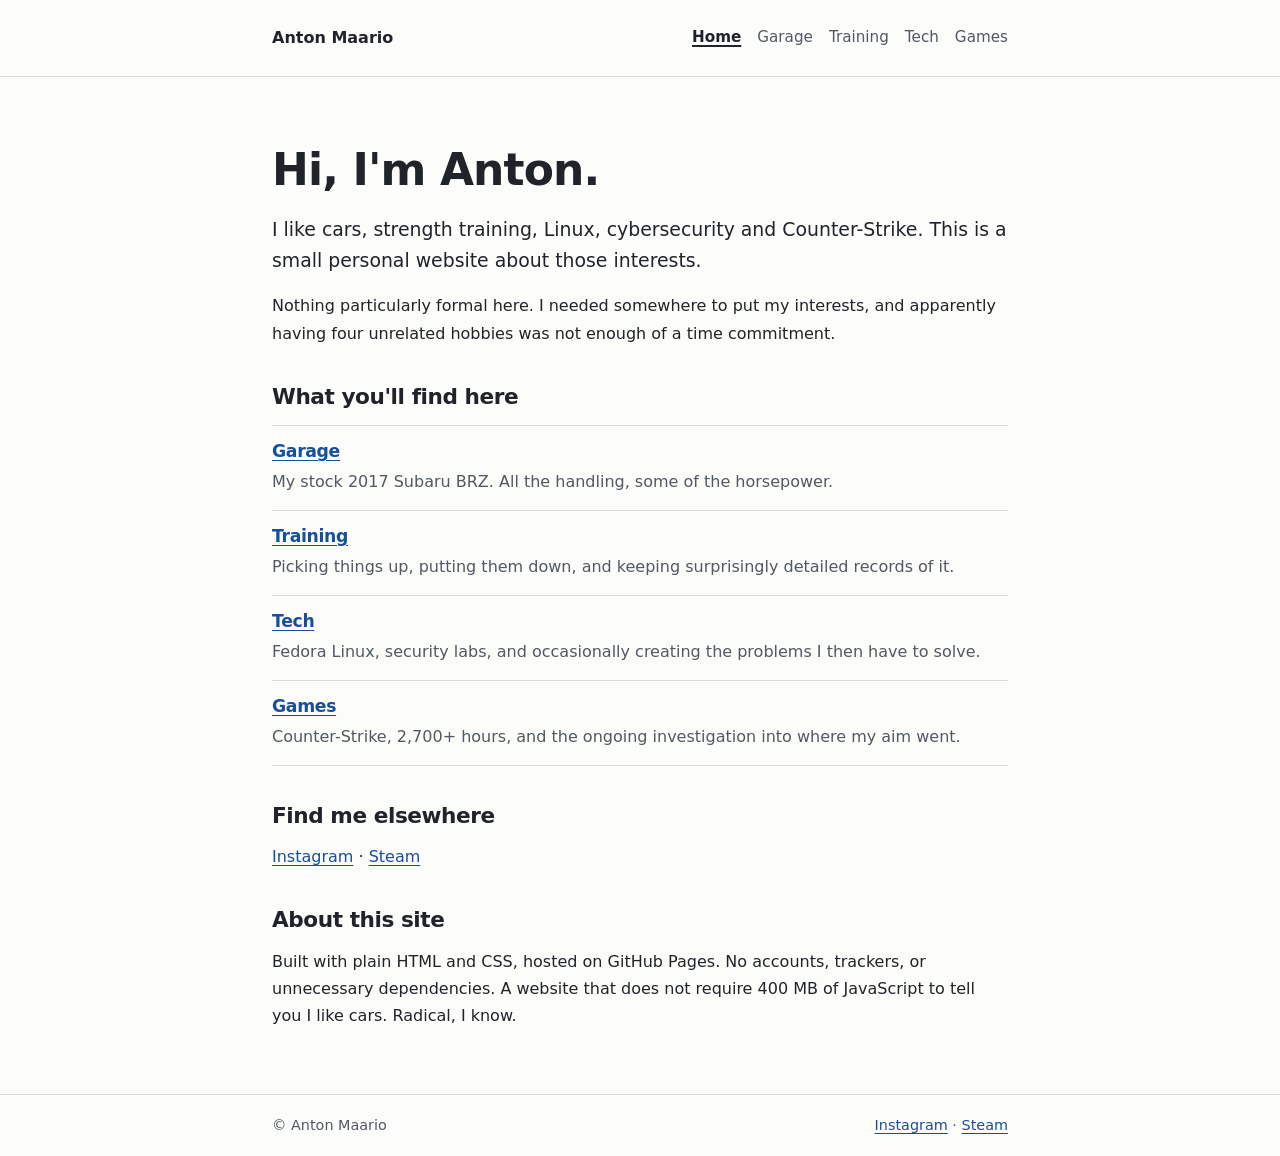
<file: index.html>
<!doctype html>
<html lang="en">
<head>
  <meta charset="utf-8">
  <meta name="viewport" content="width=device-width, initial-scale=1">
  <meta name="description" content="Personal website about cars, strength training, Linux, security and gaming.">
  <title>Anton Maario</title>
  <link rel="stylesheet" href="assets/style.css">
</head>
<body>
  <a class="skip-link" href="#main">Skip to content</a>
  <header class="site-header">
    <div class="wrap header-inner">
      <a class="site-name" href="index.html">Anton Maario</a>
      <nav aria-label="Main navigation">
        <a href="index.html" aria-current="page">Home</a>
        <a href="garage.html">Garage</a>
        <a href="training.html">Training</a>
        <a href="terminal.html">Tech</a>
        <a href="games.html">Games</a>
      </nav>
    </div>
  </header>
  <main class="wrap" id="main" tabindex="-1">
    <h1>Hi, I'm Anton.</h1>
    <p class="intro">I like cars, strength training, Linux, cybersecurity and Counter-Strike. This is a small personal website about those interests.</p>
    <p>Nothing particularly formal here. I needed somewhere to put my interests, and apparently having four unrelated hobbies was not enough of a time commitment.</p>

    <section aria-labelledby="interests">
      <h2 id="interests">What you'll find here</h2>
      <ul class="directory">
        <li><h3><a href="garage.html">Garage</a></h3><p>My stock 2017 Subaru BRZ. All the handling, some of the horsepower.</p></li>
        <li><h3><a href="training.html">Training</a></h3><p>Picking things up, putting them down, and keeping surprisingly detailed records of it.</p></li>
        <li><h3><a href="terminal.html">Tech</a></h3><p>Fedora Linux, security labs, and occasionally creating the problems I then have to solve.</p></li>
        <li><h3><a href="games.html">Games</a></h3><p>Counter-Strike, 2,700+ hours, and the ongoing investigation into where my aim went.</p></li>
      </ul>
    </section>
    <section aria-labelledby="elsewhere">
      <h2 id="elsewhere">Find me elsewhere</h2>
      <p><a href="https://www.instagram.com/antonmaario/" rel="me">Instagram</a> · <a href="https://steamcommunity.com/id/antonmaario/" rel="me">Steam</a></p>
    </section>
    <section aria-labelledby="about-site">
      <h2 id="about-site">About this site</h2>
      <p>Built with plain HTML and CSS, hosted on GitHub Pages. No accounts, trackers, or unnecessary dependencies. A website that does not require 400 MB of JavaScript to tell you I like cars. Radical, I know.</p>
    </section>
  </main>
  <footer class="site-footer">
    <div class="wrap footer-inner">
      <span>© Anton Maario</span>
      <span><a href="https://www.instagram.com/antonmaario/" rel="me">Instagram</a> · <a href="https://steamcommunity.com/id/antonmaario/" rel="me">Steam</a></span>
    </div>
  </footer>
</body>
</html>
</file>
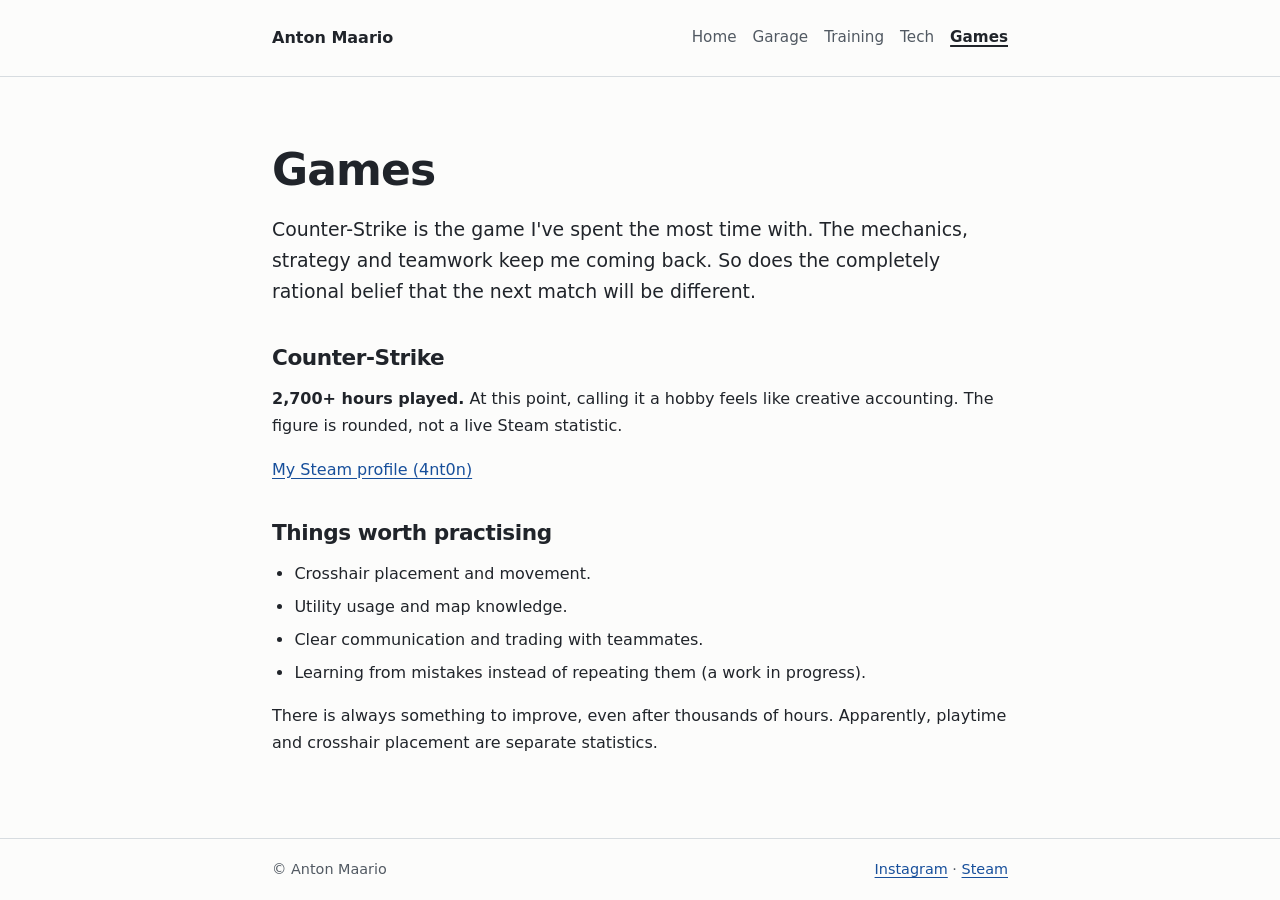
<file: games.html>
<!doctype html>
<html lang="en">
<head>
  <meta charset="utf-8">
  <meta name="viewport" content="width=device-width, initial-scale=1">
  <meta name="description" content="Counter-Strike and my Steam profile.">
  <title>Games | Anton Maario</title>
  <link rel="stylesheet" href="assets/style.css">
</head>
<body>
  <a class="skip-link" href="#main">Skip to content</a>
  <header class="site-header">
    <div class="wrap header-inner">
      <a class="site-name" href="index.html">Anton Maario</a>
      <nav aria-label="Main navigation">
        <a href="index.html">Home</a>
        <a href="garage.html">Garage</a>
        <a href="training.html">Training</a>
        <a href="terminal.html">Tech</a>
        <a href="games.html" aria-current="page">Games</a>
      </nav>
    </div>
  </header>
  <main class="wrap" id="main" tabindex="-1">
    <h1>Games</h1>
    <p class="intro">Counter-Strike is the game I've spent the most time with. The mechanics, strategy and teamwork keep me coming back. So does the completely rational belief that the next match will be different.</p>
    <section>
      <h2>Counter-Strike</h2>
      <p><strong>2,700+ hours played.</strong> At this point, calling it a hobby feels like creative accounting. The figure is rounded, not a live Steam statistic.</p>
      <p><a href="https://steamcommunity.com/id/antonmaario/" rel="me">My Steam profile (4nt0n)</a></p>
    </section>
    <section>
      <h2>Things worth practising</h2>
      <ul>
        <li>Crosshair placement and movement.</li>
        <li>Utility usage and map knowledge.</li>
        <li>Clear communication and trading with teammates.</li>
        <li>Learning from mistakes instead of repeating them (a work in progress).</li>
      </ul>
      <p>There is always something to improve, even after thousands of hours. Apparently, playtime and crosshair placement are separate statistics.</p>
    </section>
  </main>
  <footer class="site-footer">
    <div class="wrap footer-inner">
      <span>© Anton Maario</span>
      <span><a href="https://www.instagram.com/antonmaario/" rel="me">Instagram</a> · <a href="https://steamcommunity.com/id/antonmaario/" rel="me">Steam</a></span>
    </div>
  </footer>
</body>
</html>
</file>
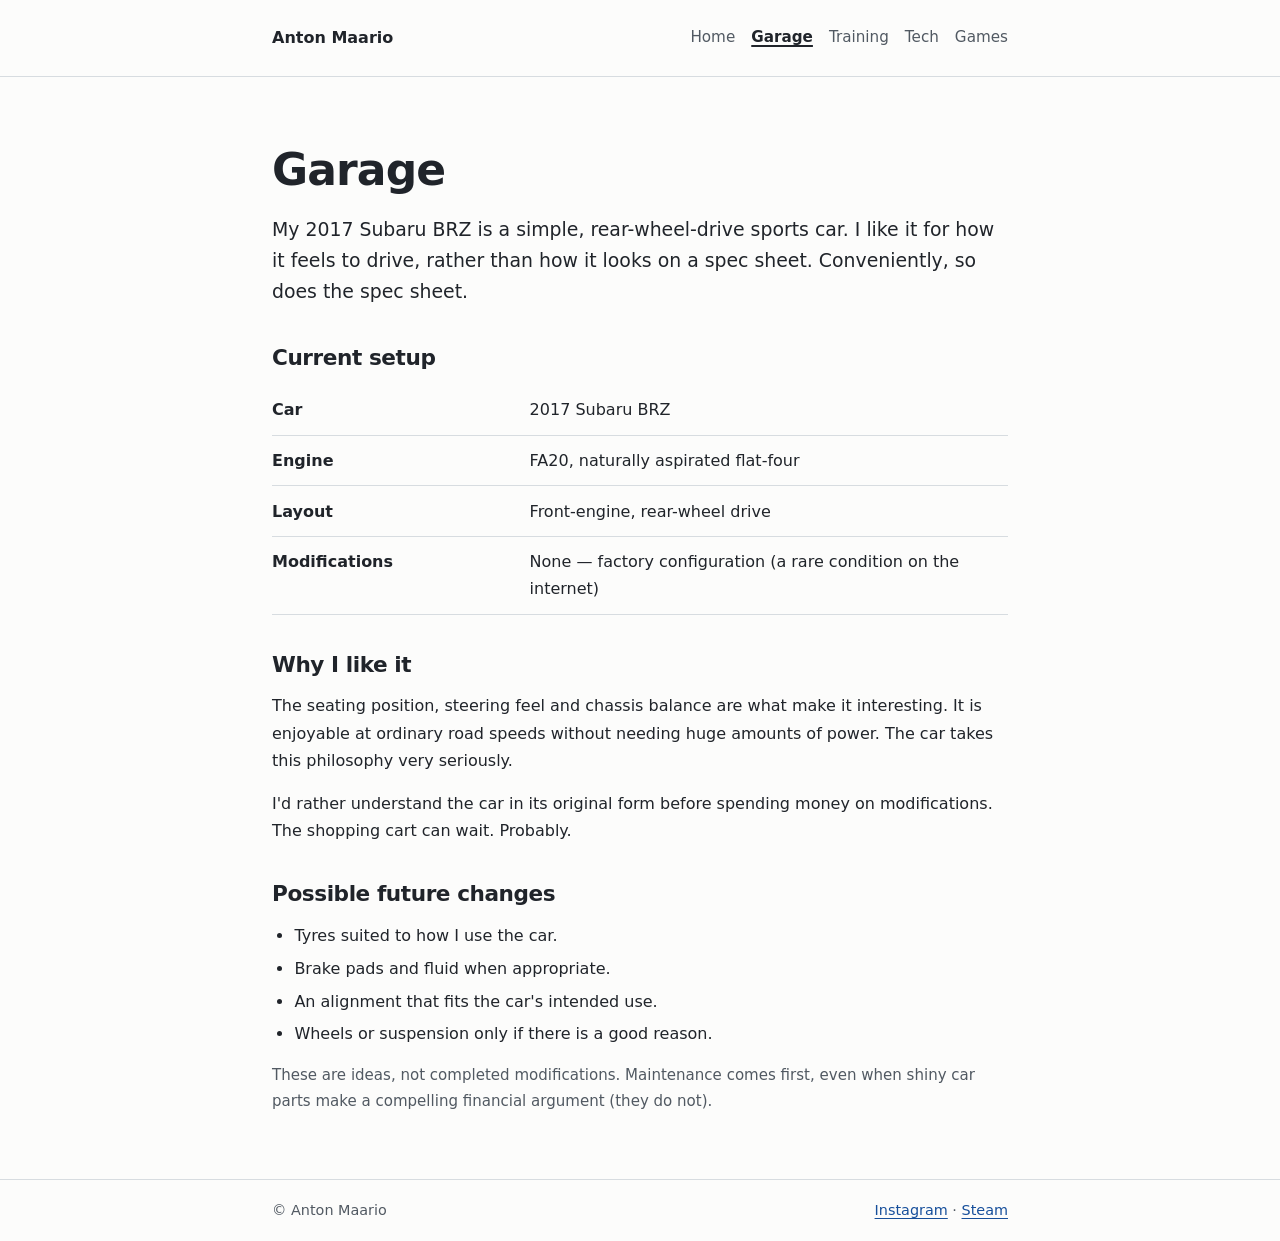
<file: garage.html>
<!doctype html>
<html lang="en">
<head>
  <meta charset="utf-8">
  <meta name="viewport" content="width=device-width, initial-scale=1">
  <meta name="description" content="My stock 2017 Subaru BRZ and thoughts on car ownership.">
  <title>Garage | Anton Maario</title>
  <link rel="stylesheet" href="assets/style.css">
</head>
<body>
  <a class="skip-link" href="#main">Skip to content</a>
  <header class="site-header">
    <div class="wrap header-inner">
      <a class="site-name" href="index.html">Anton Maario</a>
      <nav aria-label="Main navigation">
        <a href="index.html">Home</a>
        <a href="garage.html" aria-current="page">Garage</a>
        <a href="training.html">Training</a>
        <a href="terminal.html">Tech</a>
        <a href="games.html">Games</a>
      </nav>
    </div>
  </header>
  <main class="wrap" id="main" tabindex="-1">
    <h1>Garage</h1>
    <p class="intro">My 2017 Subaru BRZ is a simple, rear-wheel-drive sports car. I like it for how it feels to drive, rather than how it looks on a spec sheet. Conveniently, so does the spec sheet.</p>
    <section>
      <h2>Current setup</h2>
      <table>
        <caption class="visually-hidden">My car's current configuration</caption>
        <tbody>
          <tr><th scope="row">Car</th><td>2017 Subaru BRZ</td></tr>
          <tr><th scope="row">Engine</th><td>FA20, naturally aspirated flat-four</td></tr>
          <tr><th scope="row">Layout</th><td>Front-engine, rear-wheel drive</td></tr>
          <tr><th scope="row">Modifications</th><td>None — factory configuration (a rare condition on the internet)</td></tr>
        </tbody>
      </table>
    </section>
    <section>
      <h2>Why I like it</h2>
      <p>The seating position, steering feel and chassis balance are what make it interesting. It is enjoyable at ordinary road speeds without needing huge amounts of power. The car takes this philosophy very seriously.</p>
      <p>I'd rather understand the car in its original form before spending money on modifications. The shopping cart can wait. Probably.</p>
    </section>
    <section>
      <h2>Possible future changes</h2>
      <ul>
        <li>Tyres suited to how I use the car.</li>
        <li>Brake pads and fluid when appropriate.</li>
        <li>An alignment that fits the car's intended use.</li>
        <li>Wheels or suspension only if there is a good reason.</li>
      </ul>
      <p class="muted">These are ideas, not completed modifications. Maintenance comes first, even when shiny car parts make a compelling financial argument (they do not).</p>
    </section>
  </main>
  <footer class="site-footer">
    <div class="wrap footer-inner">
      <span>© Anton Maario</span>
      <span><a href="https://www.instagram.com/antonmaario/" rel="me">Instagram</a> · <a href="https://steamcommunity.com/id/antonmaario/" rel="me">Steam</a></span>
    </div>
  </footer>
</body>
</html>
</file>
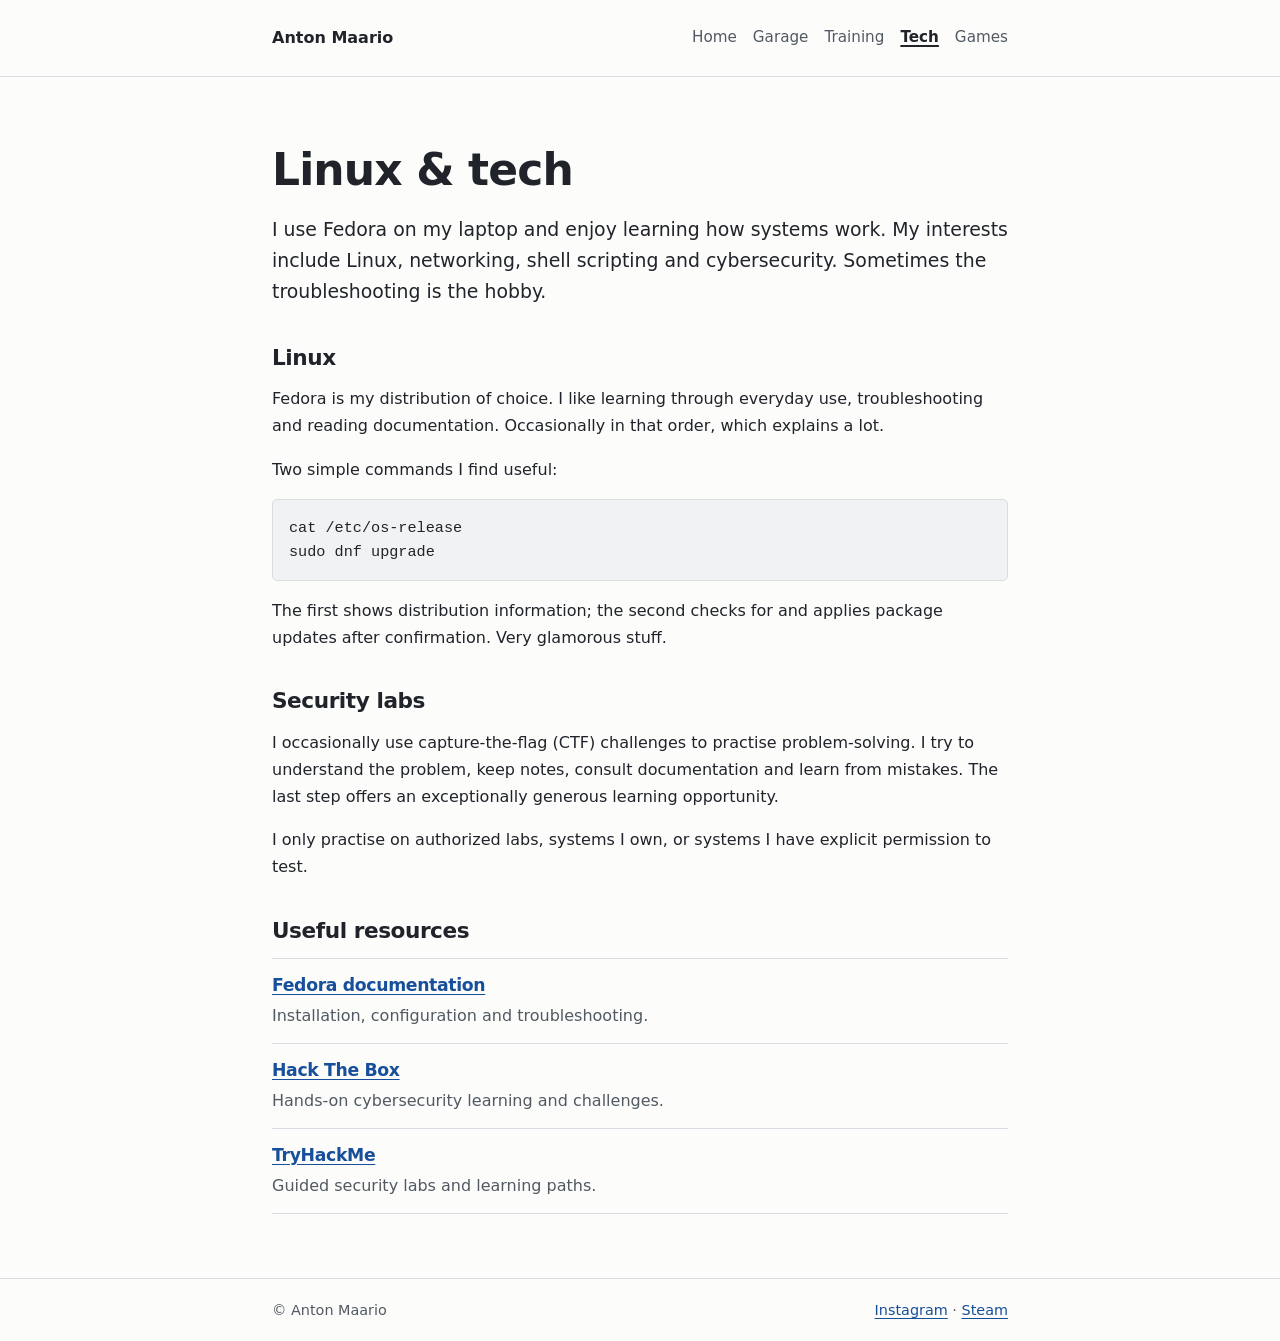
<file: terminal.html>
<!doctype html>
<html lang="en">
<head>
  <meta charset="utf-8">
  <meta name="viewport" content="width=device-width, initial-scale=1">
  <meta name="description" content="Fedora Linux, cybersecurity learning and useful technical resources.">
  <title>Tech | Anton Maario</title>
  <link rel="stylesheet" href="assets/style.css">
</head>
<body>
  <a class="skip-link" href="#main">Skip to content</a>
  <header class="site-header">
    <div class="wrap header-inner">
      <a class="site-name" href="index.html">Anton Maario</a>
      <nav aria-label="Main navigation">
        <a href="index.html">Home</a>
        <a href="garage.html">Garage</a>
        <a href="training.html">Training</a>
        <a href="terminal.html" aria-current="page">Tech</a>
        <a href="games.html">Games</a>
      </nav>
    </div>
  </header>
  <main class="wrap" id="main" tabindex="-1">
    <h1>Linux &amp; tech</h1>
    <p class="intro">I use Fedora on my laptop and enjoy learning how systems work. My interests include Linux, networking, shell scripting and cybersecurity. Sometimes the troubleshooting is the hobby.</p>
    <section>
      <h2>Linux</h2>
      <p>Fedora is my distribution of choice. I like learning through everyday use, troubleshooting and reading documentation. Occasionally in that order, which explains a lot.</p>
      <p>Two simple commands I find useful:</p>
      <pre><code>cat /etc/os-release
sudo dnf upgrade</code></pre>
      <p>The first shows distribution information; the second checks for and applies package updates after confirmation. Very glamorous stuff.</p>
    </section>
    <section>
      <h2>Security labs</h2>
      <p>I occasionally use capture-the-flag (CTF) challenges to practise problem-solving. I try to understand the problem, keep notes, consult documentation and learn from mistakes. The last step offers an exceptionally generous learning opportunity.</p>
      <p>I only practise on authorized labs, systems I own, or systems I have explicit permission to test.</p>
    </section>
    <section>
      <h2>Useful resources</h2>
      <ul class="directory compact">
        <li><h3><a href="https://docs.fedoraproject.org/">Fedora documentation</a></h3><p>Installation, configuration and troubleshooting.</p></li>
        <li><h3><a href="https://www.hackthebox.com/">Hack The Box</a></h3><p>Hands-on cybersecurity learning and challenges.</p></li>
        <li><h3><a href="https://tryhackme.com/">TryHackMe</a></h3><p>Guided security labs and learning paths.</p></li>
      </ul>
    </section>
  </main>
  <footer class="site-footer">
    <div class="wrap footer-inner">
      <span>© Anton Maario</span>
      <span><a href="https://www.instagram.com/antonmaario/" rel="me">Instagram</a> · <a href="https://steamcommunity.com/id/antonmaario/" rel="me">Steam</a></span>
    </div>
  </footer>
</body>
</html>
</file>
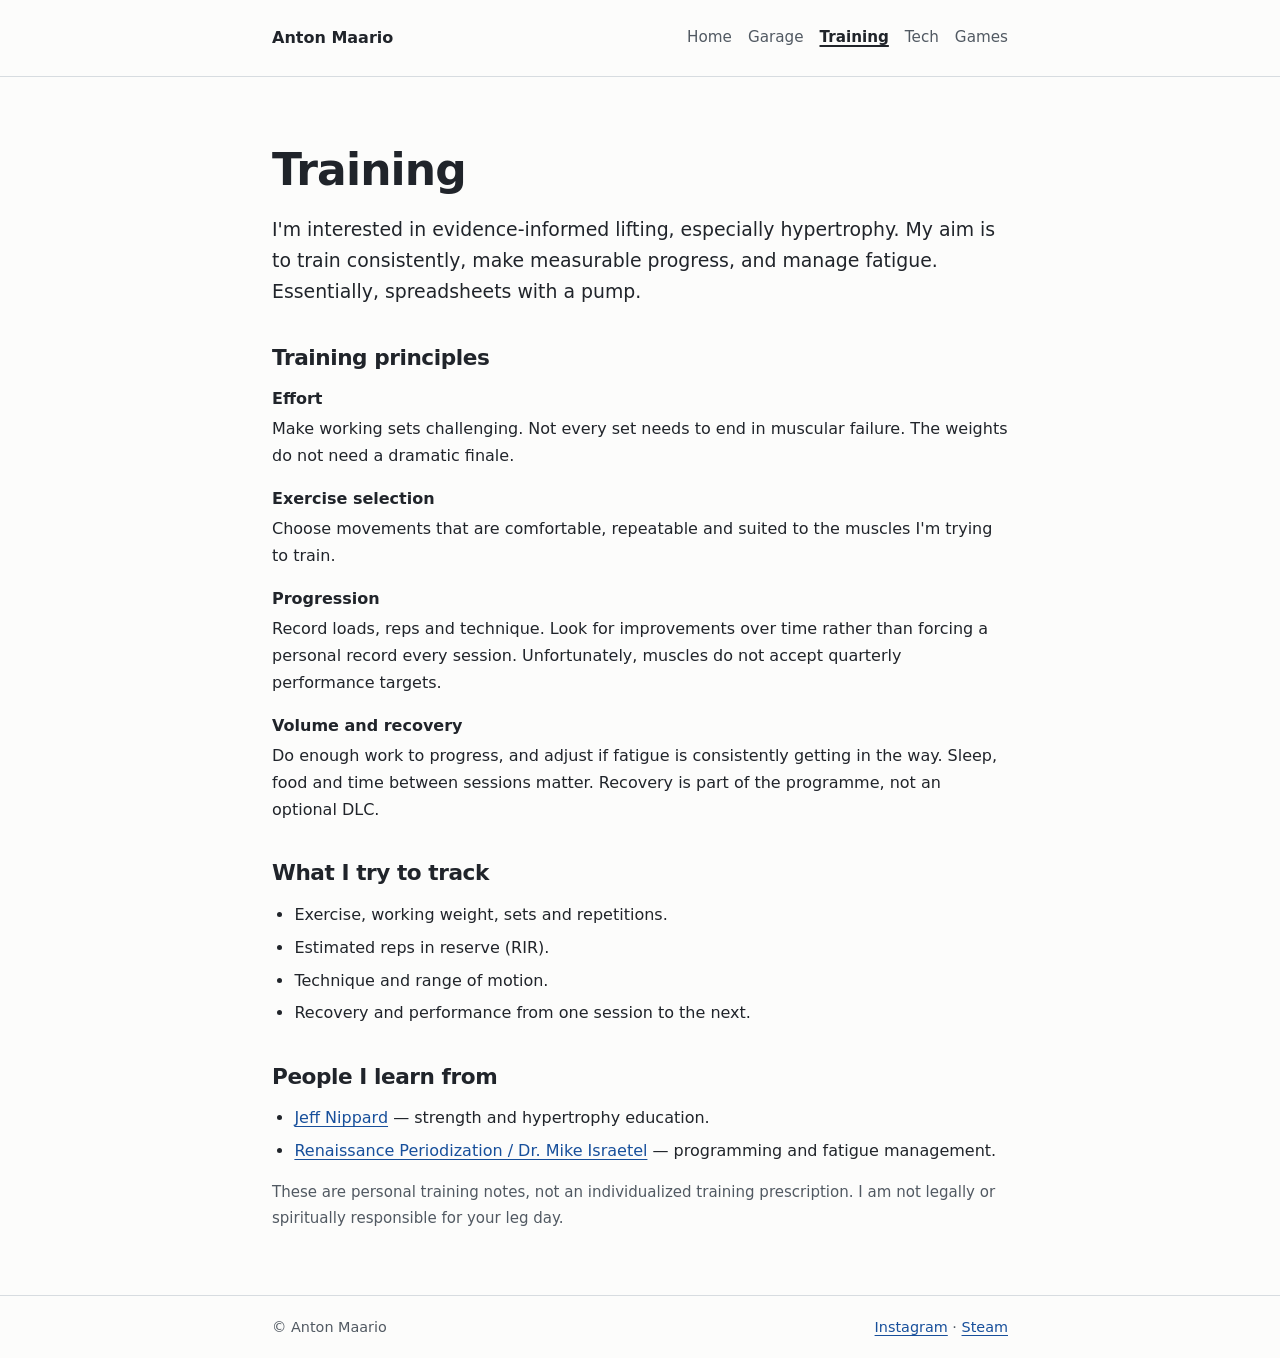
<file: training.html>
<!doctype html>
<html lang="en">
<head>
  <meta charset="utf-8">
  <meta name="viewport" content="width=device-width, initial-scale=1">
  <meta name="description" content="Personal notes on strength training, hypertrophy and recovery.">
  <title>Training | Anton Maario</title>
  <link rel="stylesheet" href="assets/style.css">
</head>
<body>
  <a class="skip-link" href="#main">Skip to content</a>
  <header class="site-header">
    <div class="wrap header-inner">
      <a class="site-name" href="index.html">Anton Maario</a>
      <nav aria-label="Main navigation">
        <a href="index.html">Home</a>
        <a href="garage.html">Garage</a>
        <a href="training.html" aria-current="page">Training</a>
        <a href="terminal.html">Tech</a>
        <a href="games.html">Games</a>
      </nav>
    </div>
  </header>
  <main class="wrap" id="main" tabindex="-1">
    <h1>Training</h1>
    <p class="intro">I'm interested in evidence-informed lifting, especially hypertrophy. My aim is to train consistently, make measurable progress, and manage fatigue. Essentially, spreadsheets with a pump.</p>
    <section>
      <h2>Training principles</h2>
      <dl class="notes">
        <dt>Effort</dt><dd>Make working sets challenging. Not every set needs to end in muscular failure. The weights do not need a dramatic finale.</dd>
        <dt>Exercise selection</dt><dd>Choose movements that are comfortable, repeatable and suited to the muscles I'm trying to train.</dd>
        <dt>Progression</dt><dd>Record loads, reps and technique. Look for improvements over time rather than forcing a personal record every session. Unfortunately, muscles do not accept quarterly performance targets.</dd>
        <dt>Volume and recovery</dt><dd>Do enough work to progress, and adjust if fatigue is consistently getting in the way. Sleep, food and time between sessions matter. Recovery is part of the programme, not an optional DLC.</dd>
      </dl>
    </section>
    <section>
      <h2>What I try to track</h2>
      <ul>
        <li>Exercise, working weight, sets and repetitions.</li>
        <li>Estimated reps in reserve (RIR).</li>
        <li>Technique and range of motion.</li>
        <li>Recovery and performance from one session to the next.</li>
      </ul>
    </section>
    <section>
      <h2>People I learn from</h2>
      <ul>
        <li><a href="https://jeffnippard.com/">Jeff Nippard</a> — strength and hypertrophy education.</li>
        <li><a href="https://rpstrength.com/">Renaissance Periodization / Dr. Mike Israetel</a> — programming and fatigue management.</li>
      </ul>
      <p class="muted">These are personal training notes, not an individualized training prescription. I am not legally or spiritually responsible for your leg day.</p>
    </section>
  </main>
  <footer class="site-footer">
    <div class="wrap footer-inner">
      <span>© Anton Maario</span>
      <span><a href="https://www.instagram.com/antonmaario/" rel="me">Instagram</a> · <a href="https://steamcommunity.com/id/antonmaario/" rel="me">Steam</a></span>
    </div>
  </footer>
</body>
</html>
</file>
<file: assets/style.css>
/* One shared stylesheet. System fonts, no downloads or JavaScript. */
:root {
  color-scheme: light dark;
  --bg: #fcfcfb;
  --text: #20242a;
  --muted: #515962;
  --link: #174f9b;
  --line: #d7dce0;
  --surface: #f0f2f4;
  --focus: #174f9b;
}
@media (prefers-color-scheme: dark) {
  :root {
    --bg: #15181c;
    --text: #e8eaed;
    --muted: #b5bec9;
    --link: #a3c8ff;
    --line: #39424d;
    --surface: #20262e;
    --focus: #a3c8ff;
  }
}
* { box-sizing: border-box; }
html { font-size: 100%; }
body {
  margin: 0;
  min-height: 100vh;
  display: flex;
  flex-direction: column;
  background: var(--bg);
  color: var(--text);
  font: 1rem/1.7 system-ui, -apple-system, BlinkMacSystemFont, "Segoe UI", sans-serif;
  overflow-wrap: anywhere;
}
.wrap { width: min(100% - 2.5rem, 46rem); margin-inline: auto; }
a { color: var(--link); text-underline-offset: .18em; }
a:hover { text-decoration-thickness: .14em; }
:focus-visible { outline: 3px solid var(--focus); outline-offset: 4px; border-radius: 2px; }
.skip-link { position: absolute; top: .5rem; left: .75rem; padding: .5rem 1rem; background: var(--bg); transform: translateY(-200%); z-index: 1; }
.skip-link:focus { transform: none; }
.site-header { border-bottom: 1px solid var(--line); }
.header-inner { display: flex; flex-wrap: wrap; align-items: center; justify-content: space-between; gap: .5rem 1.5rem; padding-block: 1rem; }
.site-name { font-weight: 750; color: var(--text); text-decoration: none; }
nav { display: flex; flex-wrap: wrap; gap: .15rem 1rem; }
nav a { display: inline-flex; align-items: center; min-height: 44px; color: var(--muted); text-decoration: none; font-size: .95rem; }
nav a:hover, nav a[aria-current="page"] { color: var(--text); text-decoration: underline; }
nav a[aria-current="page"] { font-weight: 700; text-decoration-thickness: .14em; }
main { flex: 1 0 auto; padding-block: clamp(2rem, 6vw, 4rem); }
h1, h2, h3 { line-height: 1.3; letter-spacing: -.02em; }
h1 { font-size: clamp(2rem, 5vw, 2.75rem); margin: 0 0 1rem; }
h2 { font-size: 1.35rem; margin: 0 0 .85rem; }
h3 { font-size: 1.08rem; margin: 0; }
p { margin: 0 0 1rem; }
p:last-child { margin-bottom: 0; }
.intro { font-size: 1.18rem; line-height: 1.65; }
.muted { color: var(--muted); font-size: .94rem; }
section { margin-top: 2.25rem; }
ul { padding-left: 1.4rem; margin-block: .5rem 1rem; }
li + li { margin-top: .35rem; }
.directory { list-style: none; padding: 0; margin: 0; border-top: 1px solid var(--line); }
.directory li { padding: .9rem 0; border-bottom: 1px solid var(--line); margin: 0; }
.directory p { margin: .35rem 0 0; color: var(--muted); }
.notes { margin: 0; }
.notes dt { font-weight: 700; }
.notes dd { margin: .15rem 0 1rem; }
table { width: 100%; border-collapse: collapse; }
th, td { text-align: left; vertical-align: top; padding: .7rem .5rem .7rem 0; border-bottom: 1px solid var(--line); }
th { width: 35%; font-weight: 650; }
pre { padding: 1rem; border: 1px solid var(--line); background: var(--surface); border-radius: .3rem; overflow-x: auto; font-size: .95rem; line-height: 1.6; }
code { font-family: ui-monospace, SFMono-Regular, Consolas, monospace; }
.site-footer { border-top: 1px solid var(--line); color: var(--muted); font-size: .9rem; }
.footer-inner { display: flex; flex-wrap: wrap; justify-content: space-between; gap: .5rem 1.5rem; padding-block: 1.15rem; }
.visually-hidden { position: absolute; width: 1px; height: 1px; padding: 0; margin: -1px; overflow: hidden; clip: rect(0,0,0,0); white-space: nowrap; border: 0; }
@media (max-width: 36rem) {
  .header-inner { align-items: flex-start; flex-direction: column; }
  nav { gap: .05rem .9rem; }
  .wrap { width: calc(100% - 2rem); }
}
@media print {
  :root { color-scheme: light; --bg: white; --text: black; --muted: #333; --link: #000; --line: #ccc; --surface: white; }
  .site-header, .site-footer, .skip-link { display: none; }
  .wrap { width: 100%; }
  main { padding: 0; }
}
</file>
